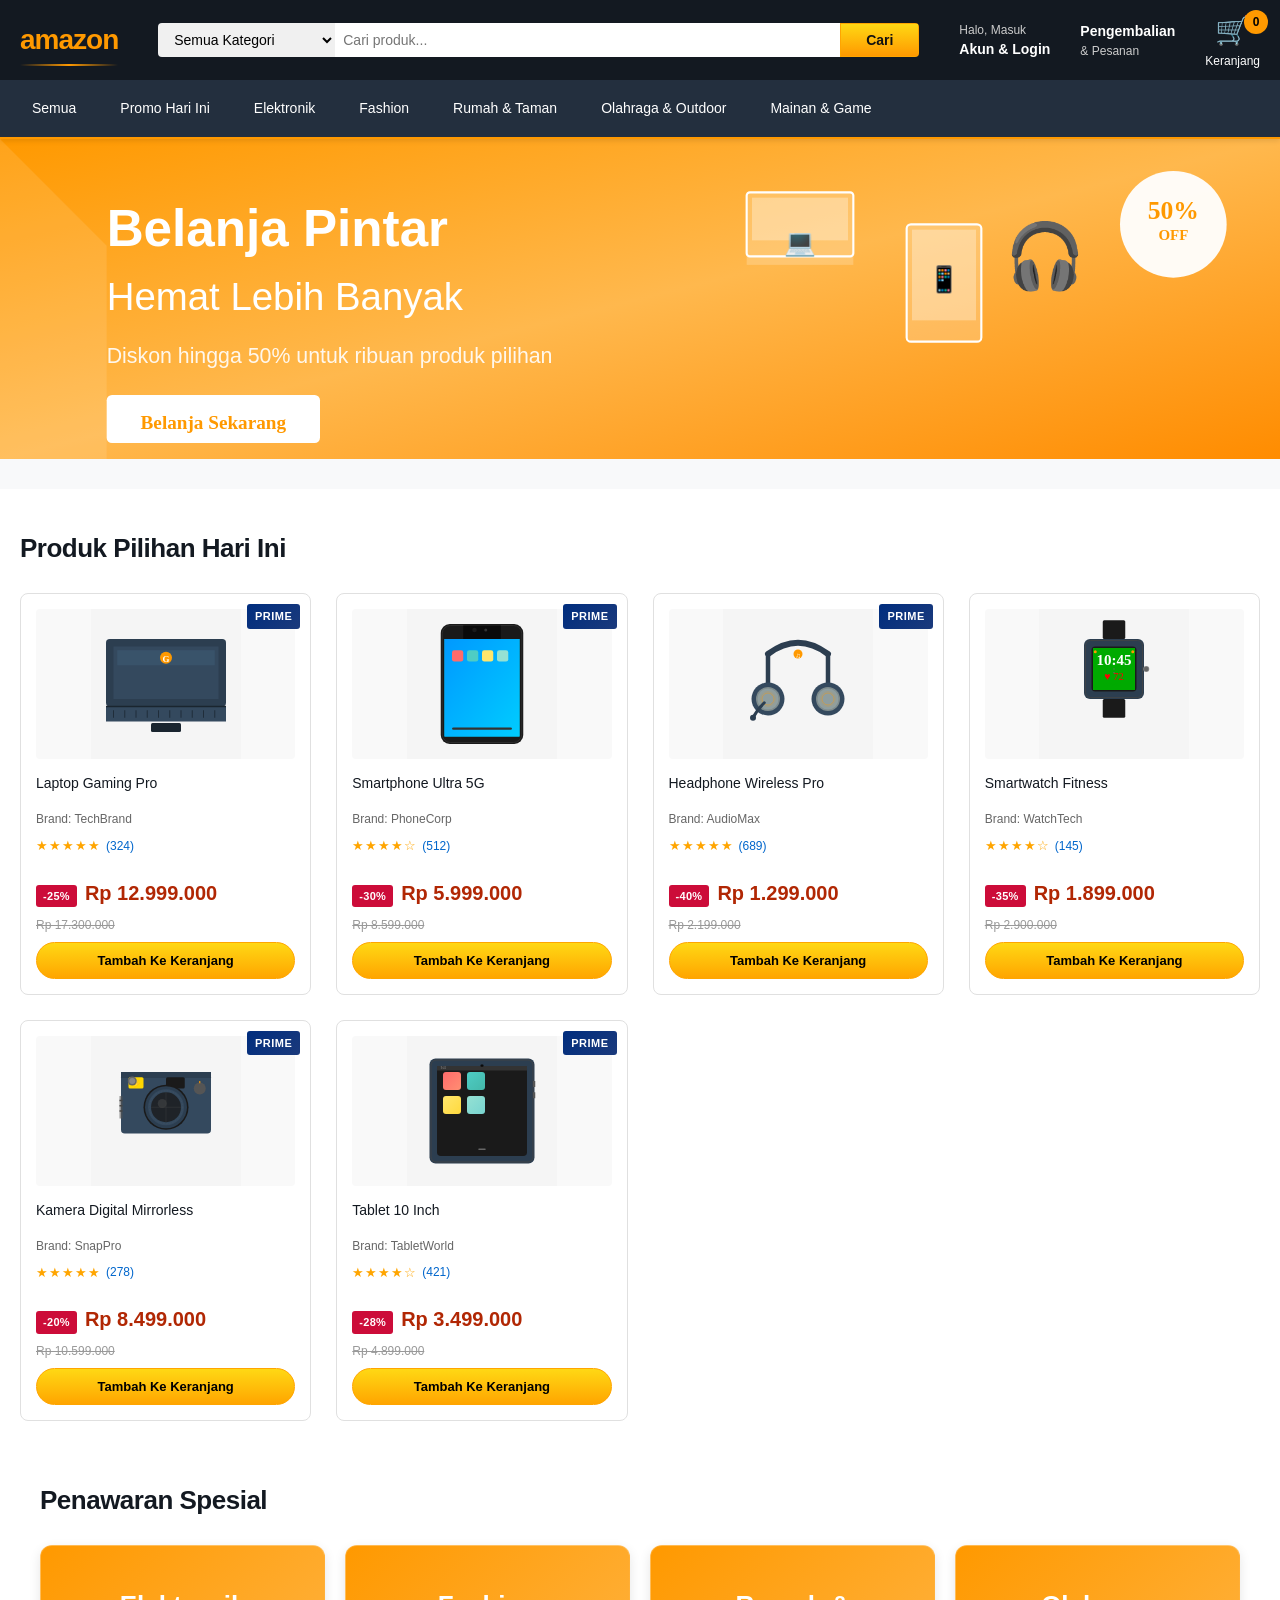
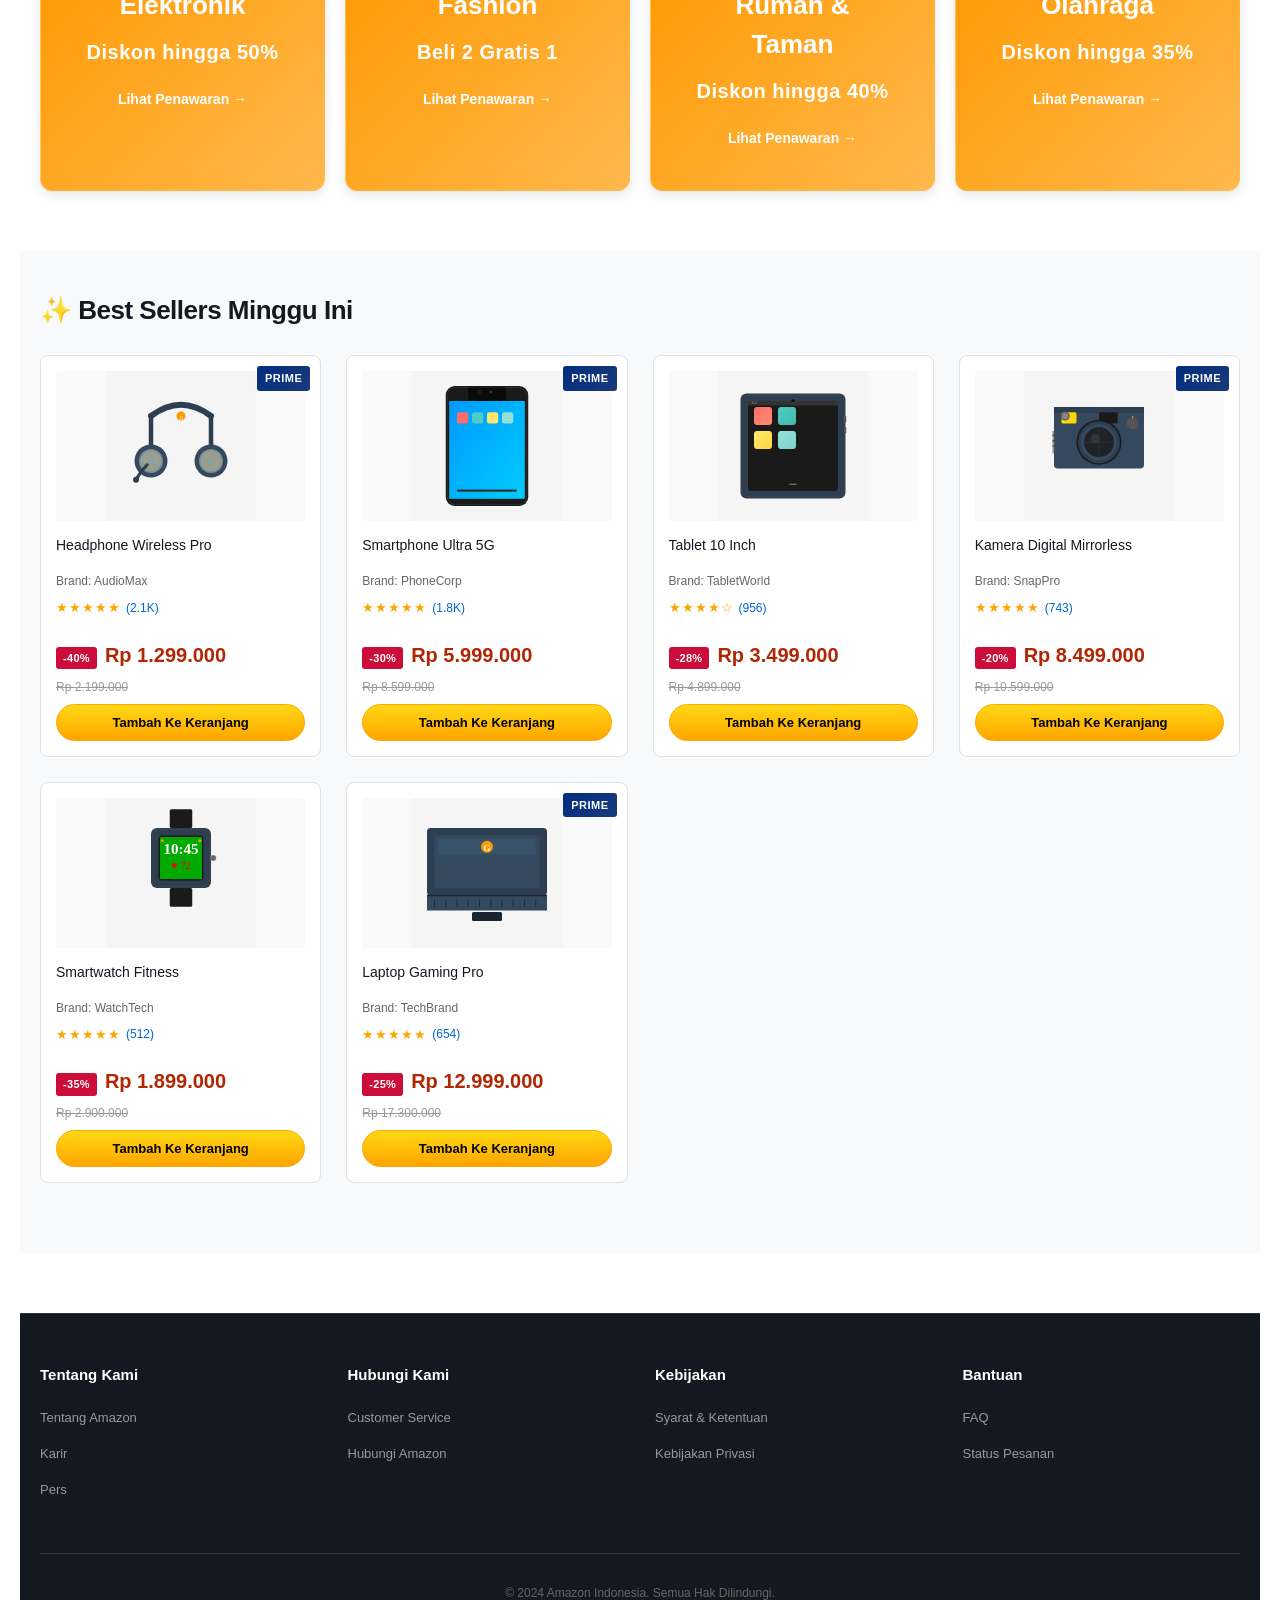
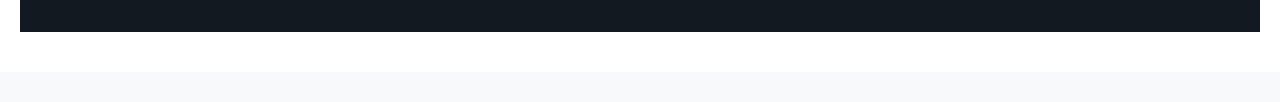
<file: index.html>
<!DOCTYPE html>
<html lang="id">
<head>
    <meta charset="UTF-8">
    <meta name="viewport" content="width=device-width, initial-scale=1.0">
    <title>Amazon Indonesia - Belanja Online Terpercaya</title>
    <link rel="stylesheet" href="css/style.css">
</head>
<body>
    <!-- Navigation Bar -->
    <nav class="navbar">
        <div class="navbar-container">
            <div class="navbar-logo">
                <a href="index.html">
                    <span class="logo-text">amazon</span>
                </a>
            </div>
            
            <div class="search-bar">
                <select class="category-select">
                    <option value="">Semua Kategori</option>
                    <option value="elektronik">Elektronik</option>
                    <option value="fashion">Fashion</option>
                    <option value="rumah">Rumah & Taman</option>
                    <option value="buku">Buku</option>
                    <option value="makanan">Makanan & Minuman</option>
                </select>
                <input type="text" class="search-input" placeholder="Cari produk...">
                <button class="search-btn">Cari</button>
            </div>

            <div class="navbar-right">
                <div class="account-section">
                    <span class="greeting">Halo, Masuk</span>
                    <span class="account-text">Akun & Login</span>
                </div>
                <div class="returns-section">
                    <span class="returns-text">Pengembalian</span>
                    <span class="orders-text">& Pesanan</span>
                </div>
                <div class="cart-section">
                    <span class="cart-icon">🛒</span>
                    <span class="cart-count">0</span>
                    <span class="cart-text">Keranjang</span>
                </div>
            </div>
        </div>

        <!-- Category Bar -->
        <div class="category-bar">
            <div class="category-container">
                <span class="category-item">Semua</span>
                <span class="category-item">Promo Hari Ini</span>
                <span class="category-item">Elektronik</span>
                <span class="category-item">Fashion</span>
                <span class="category-item">Rumah & Taman</span>
                <span class="category-item">Olahraga & Outdoor</span>
                <span class="category-item">Mainan & Game</span>
            </div>
        </div>
    </nav>

    <!-- Hero Banner -->
    <section class="hero">
        <div class="hero-banner">
            <img src="images/hero-banner.svg" alt="Hero Banner">
        </div>
    </section>

    <!-- Featured Products Section -->
    <section class="featured-section">
        <div class="featured-container">
            <h2 class="section-title">Produk Pilihan Hari Ini</h2>
            <div class="products-grid">
                <div class="product-card">
                    <div class="prime-badge">PRIME</div>
                    <div class="product-image">
                        <img src="images/laptop-gaming.svg" alt="Laptop">
                    </div>
                    <div class="product-info">
                        <h3 class="product-name">Laptop Gaming Pro</h3>
                        <p class="product-brand">Brand: TechBrand</p>
                        <div class="product-rating">
                            <span class="stars">★★★★★</span>
                            <span class="review-count">(324)</span>
                        </div>
                        <div class="product-price">
                            <span class="discount">-25%</span>
                            <span class="current-price">Rp 12.999.000</span>
                        </div>
                        <p class="original-price">Rp 17.300.000</p>
                        <button class="add-cart-btn" onclick="addToCart('Laptop Gaming Pro', 12999000)">Tambah ke Keranjang</button>
                    </div>
                </div>

                <div class="product-card">
                    <div class="prime-badge">PRIME</div>
                    <div class="product-image">
                        <img src="images/smartphone.svg" alt="Smartphone">
                    </div>
                    <div class="product-info">
                        <h3 class="product-name">Smartphone Ultra 5G</h3>
                        <p class="product-brand">Brand: PhoneCorp</p>
                        <div class="product-rating">
                            <span class="stars">★★★★☆</span>
                            <span class="review-count">(512)</span>
                        </div>
                        <div class="product-price">
                            <span class="discount">-30%</span>
                            <span class="current-price">Rp 5.999.000</span>
                        </div>
                        <p class="original-price">Rp 8.599.000</p>
                        <button class="add-cart-btn" onclick="addToCart('Smartphone Ultra 5G', 5999000)">Tambah ke Keranjang</button>
                    </div>
                </div>

                <div class="product-card">
                    <div class="prime-badge">PRIME</div>
                    <div class="product-image">
                        <img src="images/headphone.svg" alt="Headphone">
                    </div>
                    <div class="product-info">
                        <h3 class="product-name">Headphone Wireless Pro</h3>
                        <p class="product-brand">Brand: AudioMax</p>
                        <div class="product-rating">
                            <span class="stars">★★★★★</span>
                            <span class="review-count">(689)</span>
                        </div>
                        <div class="product-price">
                            <span class="discount">-40%</span>
                            <span class="current-price">Rp 1.299.000</span>
                        </div>
                        <p class="original-price">Rp 2.199.000</p>
                        <button class="add-cart-btn" onclick="addToCart('Headphone Wireless Pro', 1299000)">Tambah ke Keranjang</button>
                    </div>
                </div>

                <div class="product-card">
                    <div class="product-image">
                        <img src="images/smartwatch.svg" alt="Smartwatch">
                    </div>
                    <div class="product-info">
                        <h3 class="product-name">Smartwatch Fitness</h3>
                        <p class="product-brand">Brand: WatchTech</p>
                        <div class="product-rating">
                            <span class="stars">★★★★☆</span>
                            <span class="review-count">(145)</span>
                        </div>
                        <div class="product-price">
                            <span class="discount">-35%</span>
                            <span class="current-price">Rp 1.899.000</span>
                        </div>
                        <p class="original-price">Rp 2.900.000</p>
                        <button class="add-cart-btn" onclick="addToCart('Smartwatch Fitness', 1899000)">Tambah ke Keranjang</button>
                    </div>
                </div>

                <div class="product-card">
                    <div class="prime-badge">PRIME</div>
                    <div class="product-image">
                        <img src="images/camera.svg" alt="Kamera">
                    </div>
                    <div class="product-info">
                        <h3 class="product-name">Kamera Digital Mirrorless</h3>
                        <p class="product-brand">Brand: SnapPro</p>
                        <div class="product-rating">
                            <span class="stars">★★★★★</span>
                            <span class="review-count">(278)</span>
                        </div>
                        <div class="product-price">
                            <span class="discount">-20%</span>
                            <span class="current-price">Rp 8.499.000</span>
                        </div>
                        <p class="original-price">Rp 10.599.000</p>
                        <button class="add-cart-btn" onclick="addToCart('Kamera Digital Mirrorless', 8499000)">Tambah ke Keranjang</button>
                    </div>
                </div>

                <div class="product-card">
                    <div class="prime-badge">PRIME</div>
                    <div class="product-image">
                        <img src="images/tablet.svg" alt="Tablet">
                    </div>
                    <div class="product-info">
                        <h3 class="product-name">Tablet 10 Inch</h3>
                        <p class="product-brand">Brand: TabletWorld</p>
                        <div class="product-rating">
                            <span class="stars">★★★★☆</span>
                            <span class="review-count">(421)</span>
                        </div>
                        <div class="product-price">
                            <span class="discount">-28%</span>
                            <span class="current-price">Rp 3.499.000</span>
                        </div>
                        <p class="original-price">Rp 4.899.000</p>
                        <button class="add-cart-btn" onclick="addToCart('Tablet 10 Inch', 3499000)">Tambah ke Keranjang</button>
                    </div>
                </div>
            </div>
        </div>
    <!-- Special Offers Section -->
    <section class="special-offers">
        <div class="offers-container">
            <h2 class="section-title">Penawaran Spesial</h2>
            <div class="offers-grid">
                <div class="offer-card">
                    <h3>Elektronik</h3>
                    <p class="offer-discount">Diskon hingga 50%</p>
                    <a href="#">Lihat Penawaran →</a>
                </div>
                <div class="offer-card">
                    <h3>Fashion</h3>
                    <p class="offer-discount">Beli 2 Gratis 1</p>
                    <a href="#">Lihat Penawaran →</a>
                </div>
                <div class="offer-card">
                    <h3>Rumah & Taman</h3>
                    <p class="offer-discount">Diskon hingga 40%</p>
                    <a href="#">Lihat Penawaran →</a>
                </div>
                <div class="offer-card">
                    <h3>Olahraga</h3>
                    <p class="offer-discount">Diskon hingga 35%</p>
                    <a href="#">Lihat Penawaran →</a>
                </div>
            </div>
        </div>
    </section>

    <!-- Best Sellers Section -->
    <section class="featured-section" style="background-color: #f8f9fa;">
        <div class="featured-container">
            <h2 class="section-title">✨ Best Sellers Minggu Ini</h2>
            <div class="products-grid">
                <div class="product-card">
                    <div class="prime-badge">PRIME</div>
                    <div class="product-image">
                        <img src="images/headphone.svg" alt="Headphone">
                    </div>
                    <div class="product-info">
                        <h3 class="product-name">Headphone Wireless Pro</h3>
                        <p class="product-brand">Brand: AudioMax</p>
                        <div class="product-rating">
                            <span class="stars">★★★★★</span>
                            <span class="review-count">(2.1K)</span>
                        </div>
                        <div class="product-price">
                            <span class="discount">-40%</span>
                            <span class="current-price">Rp 1.299.000</span>
                        </div>
                        <p class="original-price">Rp 2.199.000</p>
                        <button class="add-cart-btn" onclick="addToCart('Headphone Wireless Pro', 1299000)">Tambah ke Keranjang</button>
                    </div>
                </div>

                <div class="product-card">
                    <div class="prime-badge">PRIME</div>
                    <div class="product-image">
                        <img src="images/smartphone.svg" alt="Smartphone">
                    </div>
                    <div class="product-info">
                        <h3 class="product-name">Smartphone Ultra 5G</h3>
                        <p class="product-brand">Brand: PhoneCorp</p>
                        <div class="product-rating">
                            <span class="stars">★★★★★</span>
                            <span class="review-count">(1.8K)</span>
                        </div>
                        <div class="product-price">
                            <span class="discount">-30%</span>
                            <span class="current-price">Rp 5.999.000</span>
                        </div>
                        <p class="original-price">Rp 8.599.000</p>
                        <button class="add-cart-btn" onclick="addToCart('Smartphone Ultra 5G', 5999000)">Tambah ke Keranjang</button>
                    </div>
                </div>

                <div class="product-card">
                    <div class="product-image">
                        <img src="images/tablet.svg" alt="Tablet">
                    </div>
                    <div class="product-info">
                        <h3 class="product-name">Tablet 10 Inch</h3>
                        <p class="product-brand">Brand: TabletWorld</p>
                        <div class="product-rating">
                            <span class="stars">★★★★☆</span>
                            <span class="review-count">(956)</span>
                        </div>
                        <div class="product-price">
                            <span class="discount">-28%</span>
                            <span class="current-price">Rp 3.499.000</span>
                        </div>
                        <p class="original-price">Rp 4.899.000</p>
                        <button class="add-cart-btn" onclick="addToCart('Tablet 10 Inch', 3499000)">Tambah ke Keranjang</button>
                    </div>
                </div>

                <div class="product-card">
                    <div class="prime-badge">PRIME</div>
                    <div class="product-image">
                        <img src="images/camera.svg" alt="Kamera">
                    </div>
                    <div class="product-info">
                        <h3 class="product-name">Kamera Digital Mirrorless</h3>
                        <p class="product-brand">Brand: SnapPro</p>
                        <div class="product-rating">
                            <span class="stars">★★★★★</span>
                            <span class="review-count">(743)</span>
                        </div>
                        <div class="product-price">
                            <span class="discount">-20%</span>
                            <span class="current-price">Rp 8.499.000</span>
                        </div>
                        <p class="original-price">Rp 10.599.000</p>
                        <button class="add-cart-btn" onclick="addToCart('Kamera Digital Mirrorless', 8499000)">Tambah ke Keranjang</button>
                    </div>
                </div>

                <div class="product-card">
                    <div class="product-image">
                        <img src="images/smartwatch.svg" alt="Smartwatch">
                    </div>
                    <div class="product-info">
                        <h3 class="product-name">Smartwatch Fitness</h3>
                        <p class="product-brand">Brand: WatchTech</p>
                        <div class="product-rating">
                            <span class="stars">★★★★★</span>
                            <span class="review-count">(512)</span>
                        </div>
                        <div class="product-price">
                            <span class="discount">-35%</span>
                            <span class="current-price">Rp 1.899.000</span>
                        </div>
                        <p class="original-price">Rp 2.900.000</p>
                        <button class="add-cart-btn" onclick="addToCart('Smartwatch Fitness', 1899000)">Tambah ke Keranjang</button>
                    </div>
                </div>

                <div class="product-card">
                    <div class="prime-badge">PRIME</div>
                    <div class="product-image">
                        <img src="images/laptop-gaming.svg" alt="Laptop">
                    </div>
                    <div class="product-info">
                        <h3 class="product-name">Laptop Gaming Pro</h3>
                        <p class="product-brand">Brand: TechBrand</p>
                        <div class="product-rating">
                            <span class="stars">★★★★★</span>
                            <span class="review-count">(654)</span>
                        </div>
                        <div class="product-price">
                            <span class="discount">-25%</span>
                            <span class="current-price">Rp 12.999.000</span>
                        </div>
                        <p class="original-price">Rp 17.300.000</p>
                        <button class="add-cart-btn" onclick="addToCart('Laptop Gaming Pro', 12999000)">Tambah ke Keranjang</button>
                    </div>
                </div>
            </div>
        </div>
    </section>

    <!-- Footer -->
    <footer class="footer">
        <div class="footer-content">
            <div class="footer-section">
                <h4>Tentang Kami</h4>
                <ul>
                    <li><a href="#">Tentang Amazon</a></li>
                    <li><a href="#">Karir</a></li>
                    <li><a href="#">Pers</a></li>
                </ul>
            </div>
            <div class="footer-section">
                <h4>Hubungi Kami</h4>
                <ul>
                    <li><a href="#">Customer Service</a></li>
                    <li><a href="#">Hubungi Amazon</a></li>
                </ul>
            </div>
            <div class="footer-section">
                <h4>Kebijakan</h4>
                <ul>
                    <li><a href="#">Syarat & Ketentuan</a></li>
                    <li><a href="#">Kebijakan Privasi</a></li>
                </ul>
            </div>
            <div class="footer-section">
                <h4>Bantuan</h4>
                <ul>
                    <li><a href="#">FAQ</a></li>
                    <li><a href="#">Status Pesanan</a></li>
                </ul>
            </div>
        </div>
        <div class="footer-bottom">
            <p>&copy; 2024 Amazon Indonesia. Semua Hak Dilindungi.</p>
        </div>
    </footer>

    <script src="js/script.js"></script>
</body>
</html>
</file>
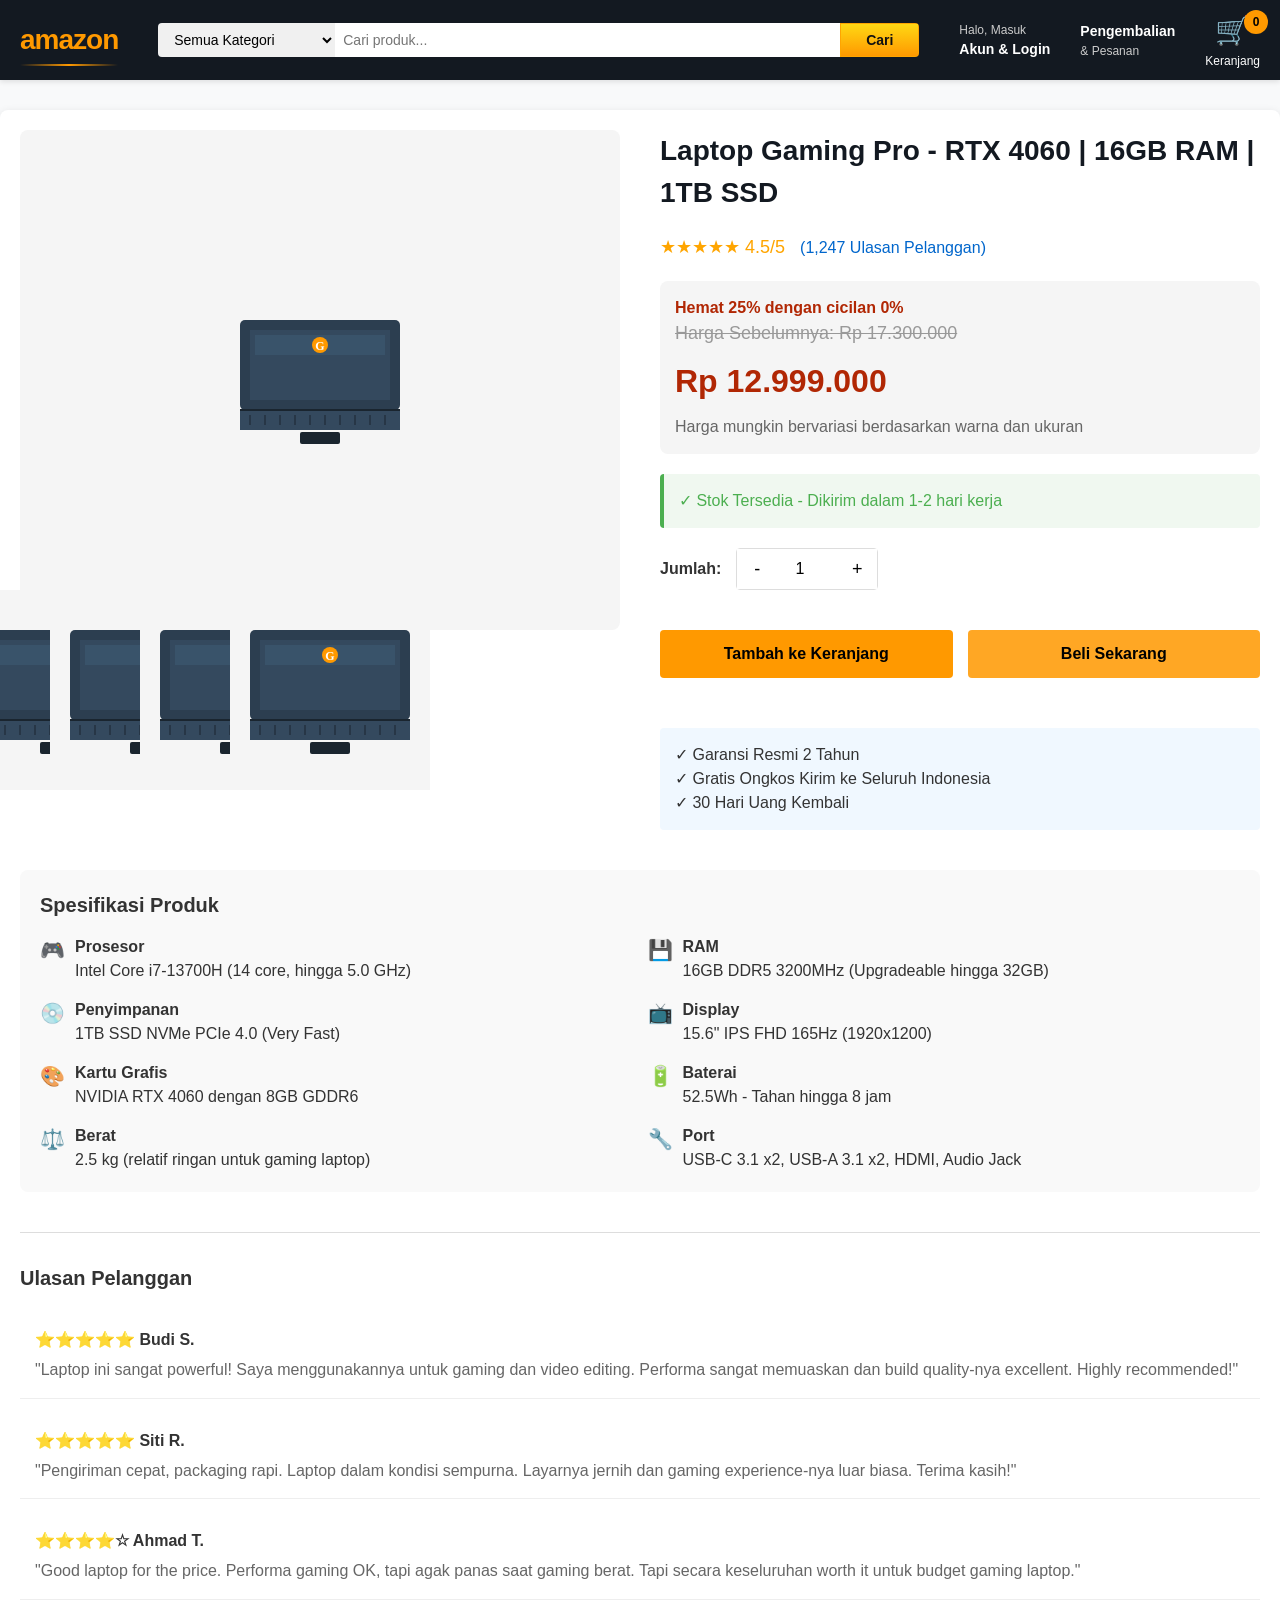
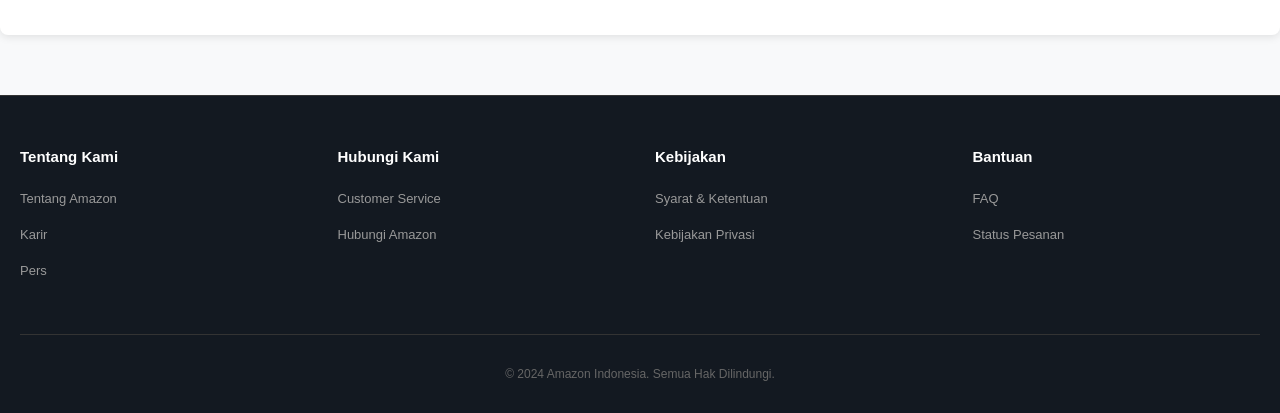
<file: product.html>
<!DOCTYPE html>
<html lang="id">
<head>
    <meta charset="UTF-8">
    <meta name="viewport" content="width=device-width, initial-scale=1.0">
    <title>Detail Produk - Laptop Gaming Pro</title>
    <link rel="stylesheet" href="css/style.css">
    <style>
        .product-detail-container {
            max-width: 1400px;
            margin: 30px auto;
            padding: 20px;
            background-color: white;
            border-radius: 8px;
            box-shadow: 0 2px 8px rgba(0, 0, 0, 0.1);
        }

        .product-detail {
            display: grid;
            grid-template-columns: 1fr 1fr;
            gap: 40px;
            margin-bottom: 40px;
        }

        .product-image-section {
            display: flex;
            flex-direction: column;
            gap: 20px;
        }

        .main-image {
            width: 100%;
            height: 500px;
            background-color: #f5f5f5;
            border-radius: 8px;
            display: flex;
            align-items: center;
            justify-content: center;
            overflow: hidden;
        }

        .main-image img {
            max-width: 100%;
            max-height: 100%;
            object-fit: contain;
        }

        .thumbnail-images {
            display: flex;
            gap: 10px;
        }

        .thumbnail {
            width: 80px;
            height: 80px;
            background-color: #f5f5f5;
            border: 2px solid #ddd;
            border-radius: 4px;
            cursor: pointer;
            display: flex;
            align-items: center;
            justify-content: center;
            transition: all 0.3s;
        }

        .thumbnail:hover {
            border-color: #FF9900;
        }

        .product-details-section {
            display: flex;
            flex-direction: column;
            gap: 20px;
        }

        .product-title {
            font-size: 28px;
            font-weight: bold;
            color: #131921;
        }

        .product-rating-section {
            display: flex;
            align-items: center;
            gap: 15px;
        }

        .rating {
            font-size: 18px;
            color: #FFA500;;
        }

        .review-link {
            color: #0066cc;
            text-decoration: none;
            cursor: pointer;
        }

        .review-link:hover {
            text-decoration: underline;
        }

        .price-section {
            padding: 15px;
            background-color: #f5f5f5;
            border-radius: 8px;
        }

        .current-price-large {
            font-size: 32px;
            font-weight: bold;
            color: #B12704;
            margin-bottom: 10px;
        }

        .original-price-large {
            font-size: 18px;
            color: #999;
            text-decoration: line-through;
            margin-bottom: 10px;
        }

        .discount-info {
            color: #B12704;
            font-weight: bold;
        }

        .availability {
            padding: 15px;
            background-color: #f0f8f0;
            border-left: 4px solid #4CAF50;
            border-radius: 4px;
        }

        .availability.available {
            color: #4CAF50;
        }

        .availability.stock-warning {
            background-color: #fff3cd;
            border-left-color: #FFA500;
            color: #FF8C00;
        }

        .quantity-section {
            display: flex;
            align-items: center;
            gap: 15px;
        }

        .quantity-selector {
            display: flex;
            align-items: center;
            border: 1px solid #ddd;
            border-radius: 4px;
            background-color: white;
        }

        .quantity-btn {
            width: 40px;
            height: 40px;
            border: none;
            background-color: white;
            cursor: pointer;
            font-size: 18px;
            transition: background-color 0.3s;
        }

        .quantity-btn:hover {
            background-color: #f0f0f0;
        }

        .quantity-input {
            width: 60px;
            border: none;
            text-align: center;
            font-size: 16px;
            padding: 8px 0;
        }

        .action-buttons {
            display: flex;
            gap: 15px;
            margin: 20px 0;
        }

        .add-to-cart-large,
        .buy-now {
            flex: 1;
            padding: 15px;
            border: none;
            border-radius: 4px;
            font-size: 16px;
            font-weight: bold;
            cursor: pointer;
            transition: all 0.3s;
        }

        .add-to-cart-large {
            background-color: #FF9900;
            color: black;
        }

        .add-to-cart-large:hover {
            background-color: #e88d00;
        }

        .buy-now {
            background-color: #FFA724;
            color: black;
        }

        .buy-now:hover {
            background-color: #ff9500;
        }

        .features-section {
            margin-top: 40px;
            padding: 20px;
            background-color: #f9f9f9;
            border-radius: 8px;
        }

        .features-section h3 {
            font-size: 20px;
            font-weight: bold;
            margin-bottom: 15px;
        }

        .features-list {
            display: grid;
            grid-template-columns: 1fr 1fr;
            gap: 15px;
        }

        .feature-item {
            display: flex;
            gap: 10px;
        }

        .feature-icon {
            font-size: 20px;
            color: #FF9900;
        }

        .reviews-section {
            margin-top: 40px;
            border-top: 1px solid #ddd;
            padding-top: 30px;
        }

        .reviews-section h3 {
            font-size: 20px;
            font-weight: bold;
            margin-bottom: 20px;
        }

        .review {
            padding: 15px;
            border-bottom: 1px solid #eee;
            margin-bottom: 15px;
        }

        .review-author {
            font-weight: bold;
            margin-bottom: 5px;
        }

        .review-text {
            color: #666;
            line-height: 1.6;
        }

        @media (max-width: 768px) {
            .product-detail {
                grid-template-columns: 1fr;
                gap: 20px;
            }

            .action-buttons {
                flex-direction: column;
            }

            .features-list {
                grid-template-columns: 1fr;
            }
        }
    </style>
</head>
<body>
    <!-- Navigation Bar (sama seperti index.html) -->
    <nav class="navbar">
        <div class="navbar-container">
            <div class="navbar-logo">
                <a href="index.html">
                    <span class="logo-text">amazon</span>
                </a>
            </div>
            
            <div class="search-bar">
                <select class="category-select">
                    <option value="">Semua Kategori</option>
                    <option value="elektronik">Elektronik</option>
                    <option value="fashion">Fashion</option>
                    <option value="rumah">Rumah & Taman</option>
                    <option value="buku">Buku</option>
                    <option value="makanan">Makanan & Minuman</option>
                </select>
                <input type="text" class="search-input" placeholder="Cari produk...">
                <button class="search-btn">Cari</button>
            </div>

            <div class="navbar-right">
                <div class="account-section">
                    <span class="greeting">Halo, Masuk</span>
                    <span class="account-text">Akun & Login</span>
                </div>
                <div class="returns-section">
                    <span class="returns-text">Pengembalian</span>
                    <span class="orders-text">& Pesanan</span>
                </div>
                <div class="cart-section">
                    <span class="cart-icon">🛒</span>
                    <span class="cart-count">0</span>
                    <span class="cart-text">Keranjang</span>
                </div>
            </div>
        </div>
    </nav>

    <!-- Product Detail Container -->
    <div class="product-detail-container">
        <div class="product-detail">
            <!-- Gambar Produk -->
            <div class="product-image-section">
                <div class="main-image">
                    <img src="images/laptop-gaming.svg" alt="Laptop Gaming Pro">
                </div>
                <div class="thumbnail-images">
                    <div class="thumbnail">
                        <img src="images/laptop-gaming.svg" alt="View 1">
                    </div>
                    <div class="thumbnail">
                        <img src="images/laptop-gaming.svg" alt="View 2">
                    </div>
                    <div class="thumbnail">
                        <img src="images/laptop-gaming.svg" alt="View 3">
                    </div>
                    <div class="thumbnail">
                        <img src="images/laptop-gaming.svg" alt="View 4">
                    </div>
                </div>
            </div>

            <!-- Detail Produk -->
            <div class="product-details-section">
                <h1 class="product-title">Laptop Gaming Pro - RTX 4060 | 16GB RAM | 1TB SSD</h1>

                <div class="product-rating-section">
                    <span class="rating">★★★★★ 4.5/5</span>
                    <span class="review-link">(1,247 Ulasan Pelanggan)</span>
                </div>

                <!-- Harga -->
                <div class="price-section">
                    <div class="discount-info">Hemat 25% dengan cicilan 0%</div>
                    <div class="original-price-large">Harga Sebelumnya: Rp 17.300.000</div>
                    <div class="current-price-large">Rp 12.999.000</div>
                    <p style="color: #666;">Harga mungkin bervariasi berdasarkan warna dan ukuran</p>
                </div>

                <!-- Ketersediaan -->
                <div class="availability available">
                    ✓ Stok Tersedia - Dikirim dalam 1-2 hari kerja
                </div>

                <!-- Quantity Selector -->
                <div class="quantity-section">
                    <label for="quantity" style="font-weight: bold;">Jumlah:</label>
                    <div class="quantity-selector">
                        <button class="quantity-btn" onclick="decreaseQuantity()">-</button>
                        <input type="number" id="quantity" class="quantity-input" value="1" min="1">
                        <button class="quantity-btn" onclick="increaseQuantity()">+</button>
                    </div>
                </div>

                <!-- Action Buttons -->
                <div class="action-buttons">
                    <button class="add-to-cart-large" onclick="addProductToCart()">Tambah ke Keranjang</button>
                    <button class="buy-now" onclick="buyNow()">Beli Sekarang</button>
                </div>

                <!-- Informasi Tambahan -->
                <div style="background-color: #f0f8ff; padding: 15px; border-radius: 4px; margin-top: 10px;">
                    <p>✓ Garansi Resmi 2 Tahun</p>
                    <p>✓ Gratis Ongkos Kirim ke Seluruh Indonesia</p>
                    <p>✓ 30 Hari Uang Kembali</p>
                </div>
            </div>
        </div>

        <!-- Features Section -->
        <div class="features-section">
            <h3>Spesifikasi Produk</h3>
            <div class="features-list">
                <div class="feature-item">
                    <span class="feature-icon">🎮</span>
                    <div>
                        <strong>Prosesor</strong>
                        <p>Intel Core i7-13700H (14 core, hingga 5.0 GHz)</p>
                    </div>
                </div>
                <div class="feature-item">
                    <span class="feature-icon">💾</span>
                    <div>
                        <strong>RAM</strong>
                        <p>16GB DDR5 3200MHz (Upgradeable hingga 32GB)</p>
                    </div>
                </div>
                <div class="feature-item">
                    <span class="feature-icon">💿</span>
                    <div>
                        <strong>Penyimpanan</strong>
                        <p>1TB SSD NVMe PCIe 4.0 (Very Fast)</p>
                    </div>
                </div>
                <div class="feature-item">
                    <span class="feature-icon">📺</span>
                    <div>
                        <strong>Display</strong>
                        <p>15.6" IPS FHD 165Hz (1920x1200)</p>
                    </div>
                </div>
                <div class="feature-item">
                    <span class="feature-icon">🎨</span>
                    <div>
                        <strong>Kartu Grafis</strong>
                        <p>NVIDIA RTX 4060 dengan 8GB GDDR6</p>
                    </div>
                </div>
                <div class="feature-item">
                    <span class="feature-icon">🔋</span>
                    <div>
                        <strong>Baterai</strong>
                        <p>52.5Wh - Tahan hingga 8 jam</p>
                    </div>
                </div>
                <div class="feature-item">
                    <span class="feature-icon">⚖️</span>
                    <div>
                        <strong>Berat</strong>
                        <p>2.5 kg (relatif ringan untuk gaming laptop)</p>
                    </div>
                </div>
                <div class="feature-item">
                    <span class="feature-icon">🔧</span>
                    <div>
                        <strong>Port</strong>
                        <p>USB-C 3.1 x2, USB-A 3.1 x2, HDMI, Audio Jack</p>
                    </div>
                </div>
            </div>
        </div>

        <!-- Reviews Section -->
        <div class="reviews-section">
            <h3>Ulasan Pelanggan</h3>
            
            <div class="review">
                <div class="review-author">⭐⭐⭐⭐⭐ Budi S.</div>
                <p class="review-text">
                    "Laptop ini sangat powerful! Saya menggunakannya untuk gaming dan video editing. 
                    Performa sangat memuaskan dan build quality-nya excellent. Highly recommended!"
                </p>
            </div>

            <div class="review">
                <div class="review-author">⭐⭐⭐⭐⭐ Siti R.</div>
                <p class="review-text">
                    "Pengiriman cepat, packaging rapi. Laptop dalam kondisi sempurna. 
                    Layarnya jernih dan gaming experience-nya luar biasa. Terima kasih!"
                </p>
            </div>

            <div class="review">
                <div class="review-author">⭐⭐⭐⭐☆ Ahmad T.</div>
                <p class="review-text">
                    "Good laptop for the price. Performa gaming OK, tapi agak panas saat gaming berat. 
                    Tapi secara keseluruhan worth it untuk budget gaming laptop."
                </p>
            </div>
        </div>
    </div>

    <!-- Footer -->
    <footer class="footer">
        <div class="footer-content">
            <div class="footer-section">
                <h4>Tentang Kami</h4>
                <ul>
                    <li><a href="#">Tentang Amazon</a></li>
                    <li><a href="#">Karir</a></li>
                    <li><a href="#">Pers</a></li>
                </ul>
            </div>
            <div class="footer-section">
                <h4>Hubungi Kami</h4>
                <ul>
                    <li><a href="#">Customer Service</a></li>
                    <li><a href="#">Hubungi Amazon</a></li>
                </ul>
            </div>
            <div class="footer-section">
                <h4>Kebijakan</h4>
                <ul>
                    <li><a href="#">Syarat & Ketentuan</a></li>
                    <li><a href="#">Kebijakan Privasi</a></li>
                </ul>
            </div>
            <div class="footer-section">
                <h4>Bantuan</h4>
                <ul>
                    <li><a href="#">FAQ</a></li>
                    <li><a href="#">Status Pesanan</a></li>
                </ul>
            </div>
        </div>
        <div class="footer-bottom">
            <p>&copy; 2024 Amazon Indonesia. Semua Hak Dilindungi.</p>
        </div>
    </footer>

    <script src="js/script.js"></script>
    <script>
        // Product Detail Page Script
        function decreaseQuantity() {
            const input = document.getElementById('quantity');
            if (input.value > 1) {
                input.value = parseInt(input.value) - 1;
            }
        }

        function increaseQuantity() {
            const input = document.getElementById('quantity');
            input.value = parseInt(input.value) + 1;
        }

        function addProductToCart() {
            const quantity = document.getElementById('quantity').value;
            addToCart('Laptop Gaming Pro - RTX 4060', 12999000);
        }

        function buyNow() {
            addToCart('Laptop Gaming Pro - RTX 4060', 12999000);
            setTimeout(() => {
                openCart();
            }, 300);
        }
    </script>
</body>
</html>
</file>
<file: css/style.css>
/* General Styles */
* {
    margin: 0;
    padding: 0;
    box-sizing: border-box;
}

body {
    font-family: -apple-system, BlinkMacSystemFont, 'Segoe UI', Roboto, 'Helvetica Neue', Arial, sans-serif;
    background-color: #f8f9fa;
    color: #333;
    line-height: 1.5;
}

/* Navbar Styles */
.navbar {
    background-color: #131921;
    color: white;
    position: sticky;
    top: 0;
    z-index: 100;
    box-shadow: 0 2px 5px rgba(0, 0, 0, 0.1);
}

.navbar-container {
    display: flex;
    align-items: center;
    padding: 10px 20px;
    gap: 20px;
    max-width: 1500px;
    margin: 0 auto;
}

.navbar-logo a {
    text-decoration: none;
    color: white;
    font-weight: bold;
    font-size: 28px;
    display: flex;
    align-items: center;
    gap: 5px;
    flex-shrink: 0;
}

.logo-text {
    color: #FF9900;
    font-weight: 700;
    letter-spacing: -1px;
    position: relative;
}

.logo-text::after {
    content: '';
    position: absolute;
    bottom: -5px;
    left: 0;
    right: 0;
    height: 2px;
    background: linear-gradient(90deg, transparent 0%, #FF9900 50%, transparent 100%);
}

.logo-dot {
    color: #FF9900;
    font-size: 32px;
}

/* Search Bar */
.search-bar {
    display: flex;
    flex: 1;
    margin: 0 20px;
    border-radius: 4px;
    overflow: hidden;
}

.category-select {
    padding: 8px 12px;
    border: none;
    background-color: #f0f0f0;
    cursor: pointer;
    font-size: 14px;
}

.search-input {
    flex: 1;
    padding: 8px;
    border: none;
    font-size: 14px;
}

.search-btn {
    padding: 8px 25px;
    background: linear-gradient(to bottom, #FFD814, #FF9900);
    color: #111;
    border: 1px solid #FFA500;
    cursor: pointer;
    font-weight: 600;
    font-size: 14px;
    transition: all 0.3s;
}

.search-btn:hover {
    background: linear-gradient(to bottom, #FFC400, #FF8C00);
    box-shadow: 0 1px 4px rgba(0, 0, 0, 0.2);
}

/* Navbar Right Section */
.navbar-right {
    display: flex;
    gap: 30px;
    align-items: center;
}

.account-section,
.returns-section,
.cart-section {
    cursor: pointer;
    transition: opacity 0.3s;
}

.account-section:hover,
.returns-section:hover,
.cart-section:hover {
    opacity: 0.8;
}

.greeting {
    display: block;
    font-size: 12px;
    color: #ccc;
}

.account-text,
.returns-text {
    display: block;
    font-weight: bold;
    font-size: 14px;
}

.orders-text {
    display: block;
    font-size: 12px;
    color: #ccc;
}

.cart-section {
    position: relative;
    display: flex;
    flex-direction: column;
    align-items: center;
}

.cart-icon {
    font-size: 28px;
}

.cart-count {
    position: absolute;
    top: 0;
    right: -8px;
    background-color: #FF9900;
    color: black;
    border-radius: 50%;
    width: 24px;
    height: 24px;
    display: flex;
    align-items: center;
    justify-content: center;
    font-weight: bold;
    font-size: 12px;
}

.cart-text {
    font-size: 12px;
}

/* Category Bar */
.category-bar {
    background-color: #232f3e;
    padding: 10px 0;
    border-bottom: 2px solid #FF9900;
}

.category-container {
    display: flex;
    gap: 20px;
    max-width: 1400px;
    margin: 0 auto;
    padding: 0 20px;
    overflow-x: auto;
}

.category-item {
    white-space: nowrap;
    padding: 8px 12px;
    cursor: pointer;
    transition: all 0.3s;
    font-size: 14px;
}

.category-item:hover {
    background-color: #374a59;
    border-radius: 4px;
}

/* Hero Banner */
.hero {
    width: 100%;
    max-height: 400px;
    overflow: hidden;
}

.hero-banner {
    width: 100%;
}

.hero-banner img {
    width: 100%;
    height: auto;
    display: block;
}

/* Featured Section */
.featured-section {
    background-color: white;
    padding: 40px 20px;
    margin: 30px 0;
}

.featured-container {
    max-width: 1500px;
    margin: 0 auto;
}

.section-title {
    font-size: 26px;
    font-weight: 700;
    margin-bottom: 25px;
    color: #131921;
    letter-spacing: -0.5px;
}

/* Products Grid */
.products-grid {
    display: grid;
    grid-template-columns: repeat(auto-fill, minmax(240px, 1fr));
    gap: 25px;
    margin-bottom: 30px;
}

.product-card {
    background-color: #ffffff;
    border: 1px solid #e0e0e0;
    border-radius: 8px;
    padding: 15px;
    transition: all 0.3s ease;
    cursor: pointer;
    display: flex;
    flex-direction: column;
    position: relative;
}

.product-card:hover {
    box-shadow: 0 12px 24px rgba(0, 0, 0, 0.15);
    border-color: #999;
    transform: translateY(-3px);
}

.prime-badge {
    position: absolute;
    top: 10px;
    right: 10px;
    background: linear-gradient(135deg, #002D7E 0%, #1B3A7C 100%);
    color: white;
    padding: 4px 8px;
    border-radius: 3px;
    font-size: 11px;
    font-weight: bold;
    letter-spacing: 0.5px;
}

.product-image {
    text-align: center;
    margin-bottom: 15px;
    min-height: 150px;
    display: flex;
    align-items: center;
    justify-content: center;
    background-color: #f9f9f9;
    border-radius: 4px;
}

.product-image img {
    max-width: 100%;
    max-height: 150px;
    object-fit: contain;
}

.product-info {
    flex-grow: 1;
    display: flex;
    flex-direction: column;
}

.product-name {
    font-size: 14px;
    font-weight: 500;
    margin-bottom: 8px;
    color: #131921;
    line-height: 1.4;
    min-height: 28px;
    overflow: hidden;
    text-overflow: ellipsis;
    display: -webkit-box;
    -webkit-line-clamp: 2;
    -webkit-box-orient: vertical;
}

.product-brand {
    font-size: 12px;
    color: #666;
    margin-bottom: 8px;
    font-weight: 400;
}

.product-rating {
    margin-bottom: 10px;
    display: flex;
    align-items: center;
    gap: 5px;
}

.stars {
    color: #FFA500;
    font-size: 13px;
    letter-spacing: 1px;
}

.review-count {
    font-size: 12px;
    color: #0066cc;
    text-decoration: none;
    cursor: pointer;
}

.review-count:hover {
    text-decoration: underline;
}

.product-price {
    display: flex;
    align-items: baseline;
    gap: 8px;
    margin-bottom: 8px;
    margin-top: 12px;
}

.discount {
    background-color: #CC0C39;
    color: white;
    padding: 3px 7px;
    border-radius: 3px;
    font-weight: 600;
    font-size: 11px;
    letter-spacing: 0.3px;
}

.current-price {
    font-size: 20px;
    font-weight: 700;
    color: #B12704;
}

.original-price {
    font-size: 12px;
    color: #999;
    text-decoration: line-through;
    margin-bottom: 8px;
}

.add-cart-btn {
    background: linear-gradient(to bottom, #FFD814, #FFA500);
    color: #000;
    border: 1px solid #FFA500;
    padding: 10px;
    border-radius: 25px;
    cursor: pointer;
    font-weight: 600;
    font-size: 13px;
    transition: all 0.2s ease;
    margin-top: auto;
    text-transform: capitalize;
}

.add-cart-btn:hover {
    background: linear-gradient(to bottom, #FFC100, #FF8C00);
    box-shadow: 0 2px 5px rgba(0, 0, 0, 0.2);
}

.add-cart-btn:active {
    transform: scale(0.98);
}

/* Special Offers Section */
.special-offers {
    background-color: white;
    padding: 30px 20px;
    margin: 20px 0;
}

.offers-container {
    max-width: 1400px;
    margin: 0 auto;
}

.offers-grid {
    display: grid;
    grid-template-columns: repeat(auto-fit, minmax(250px, 1fr));
    gap: 20px;
}

.offer-card {
    background: linear-gradient(135deg, #FF9900 0%, #FFB84D 100%);
    padding: 40px;
    border-radius: 12px;
    color: white;
    transition: all 0.3s ease;
    cursor: pointer;
    text-align: center;
    box-shadow: 0 4px 12px rgba(0, 0, 0, 0.1);
    border: 1px solid rgba(255, 255, 255, 0.2);
}

.offer-card:hover {
    transform: translateY(-5px);
    box-shadow: 0 12px 24px rgba(0, 0, 0, 0.2);
}

.offer-card h3 {
    font-size: 26px;
    margin-bottom: 12px;
    color: white;
    font-weight: 600;
}

.offer-discount {
    font-size: 20px;
    margin-bottom: 20px;
    font-weight: 700;
    color: #fff;
    letter-spacing: 0.5px;
}

.offer-card a {
    color: white;
    text-decoration: none;
    font-weight: bold;
    font-size: 14px;
    transition: all 0.3s;
}

.offer-card a:hover {
    text-decoration: underline;
}

/* Footer */
.footer {
    background-color: #131921;
    color: #999;
    padding: 50px 20px 30px;
    margin-top: 60px;
    border-top: 1px solid #333;
}

.footer-content {
    display: grid;
    grid-template-columns: repeat(auto-fit, minmax(200px, 1fr));
    max-width: 1500px;
    margin: 0 auto 40px;
    gap: 30px;
}

.footer-section h4 {
    color: white;
    margin-bottom: 18px;
    font-size: 15px;
    font-weight: 600;
}

.footer-section ul {
    list-style: none;
}

.footer-section li {
    margin-bottom: 12px;
}

.footer-section a {
    color: #999;
    text-decoration: none;
    font-size: 13px;
    transition: color 0.2s;
    display: inline-block;
}

.footer-section a:hover {
    color: #FF9900;
    text-decoration: underline;
}

.footer-bottom {
    text-align: center;
    padding-top: 30px;
    border-top: 1px solid #333;
    font-size: 12px;
    color: #666;
}

/* Responsive Design */
@media (max-width: 1200px) {
    .navbar-container {
        gap: 10px;
    }

    .navbar-right {
        gap: 15px;
    }

    .products-grid {
        grid-template-columns: repeat(auto-fill, minmax(180px, 1fr));
    }
}

@media (max-width: 768px) {
    .navbar-container {
        flex-wrap: wrap;
        padding: 10px;
    }

    .search-bar {
        order: 3;
        flex-basis: 100%;
        margin: 10px 0;
    }

    .navbar-right {
        flex-basis: 100%;
        justify-content: space-between;
        gap: 10px;
    }

    .category-bar {
        display: none;
    }

    .products-grid {
        grid-template-columns: repeat(auto-fill, minmax(150px, 1fr));
        gap: 10px;
    }

    .product-card {
        padding: 10px;
    }

    .product-image {
        min-height: 120px;
    }

    .offers-grid {
        grid-template-columns: 1fr;
    }

    .section-title {
        font-size: 18px;
    }
}

@media (max-width: 480px) {
    .navbar-logo {
        flex-basis: 100%;
    }

    .navbar-container {
        flex-direction: column;
    }

    .search-bar {
        order: 2;
    }

    .products-grid {
        grid-template-columns: repeat(2, 1fr);
        gap: 8px;
    }

    .product-card {
        padding: 8px;
    }

    .product-name {
        font-size: 12px;
    }

    .current-price {
        font-size: 16px;
    }
}
</file>
